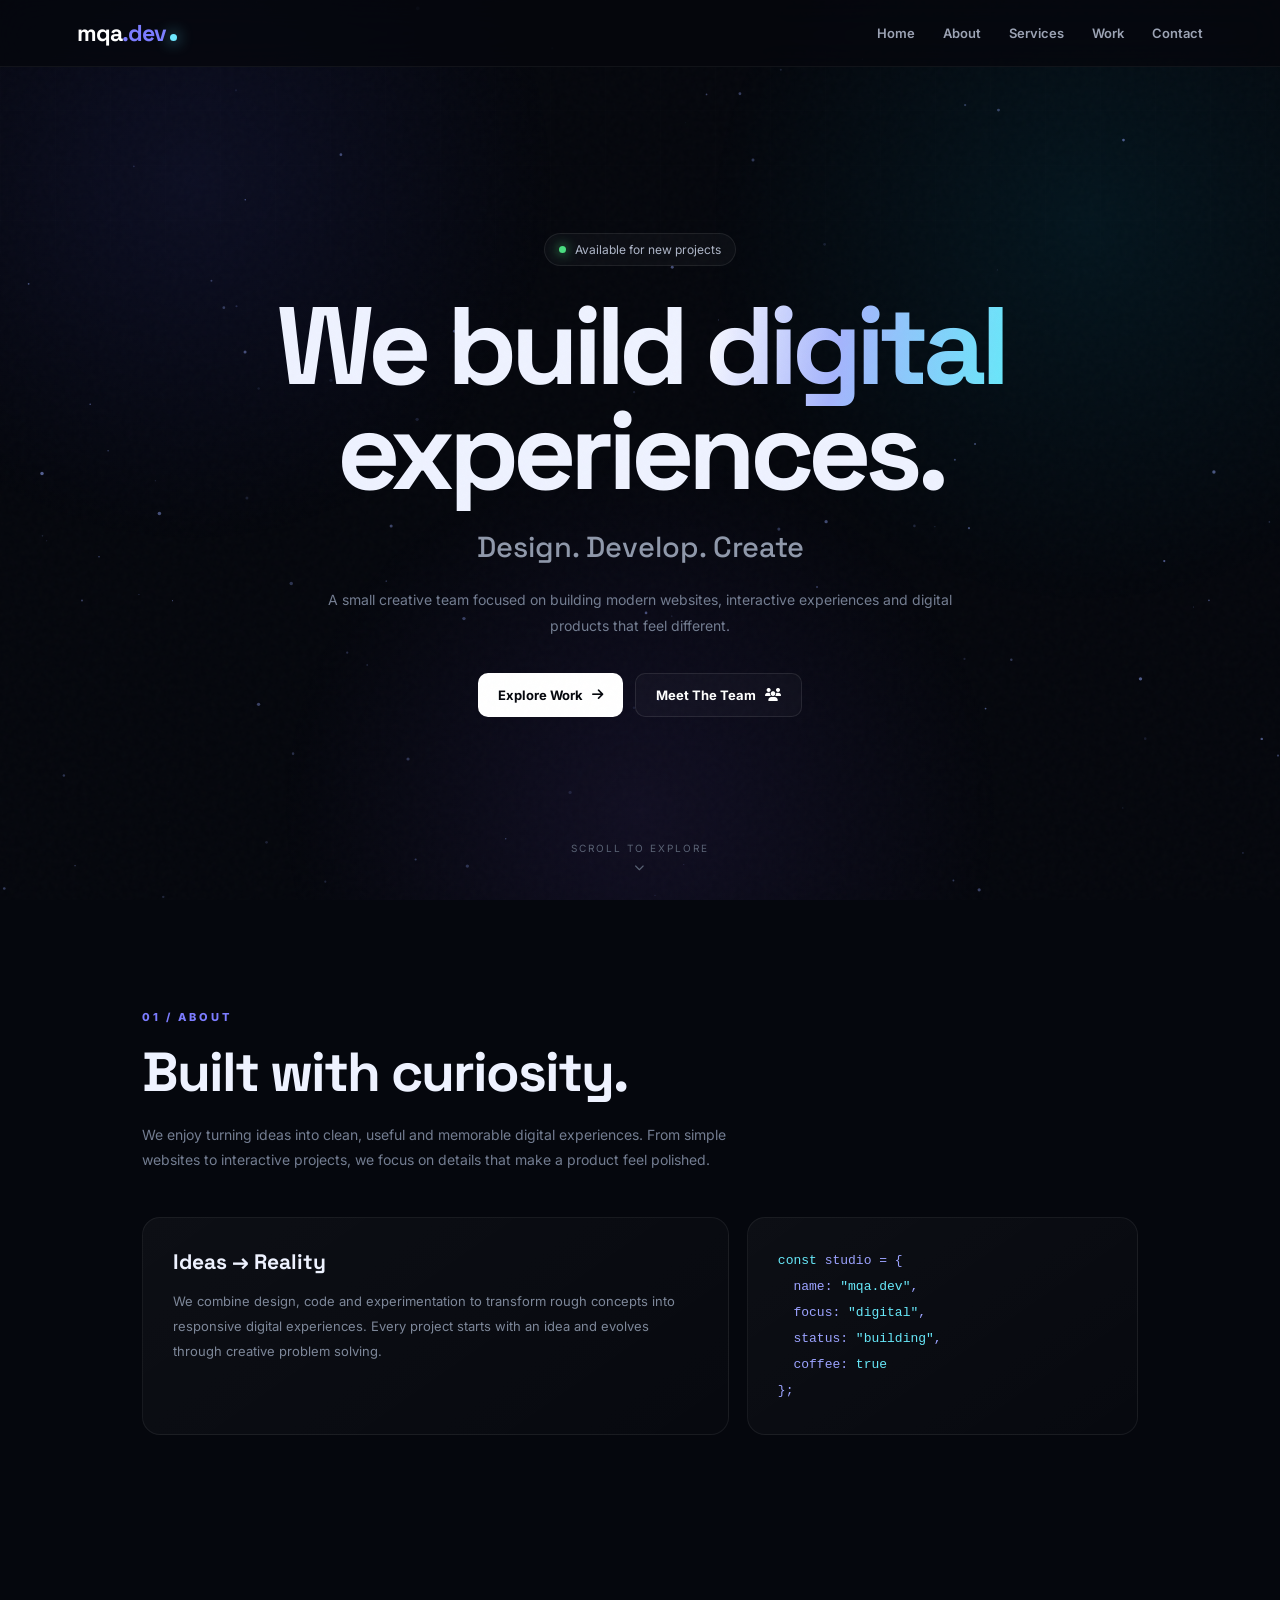
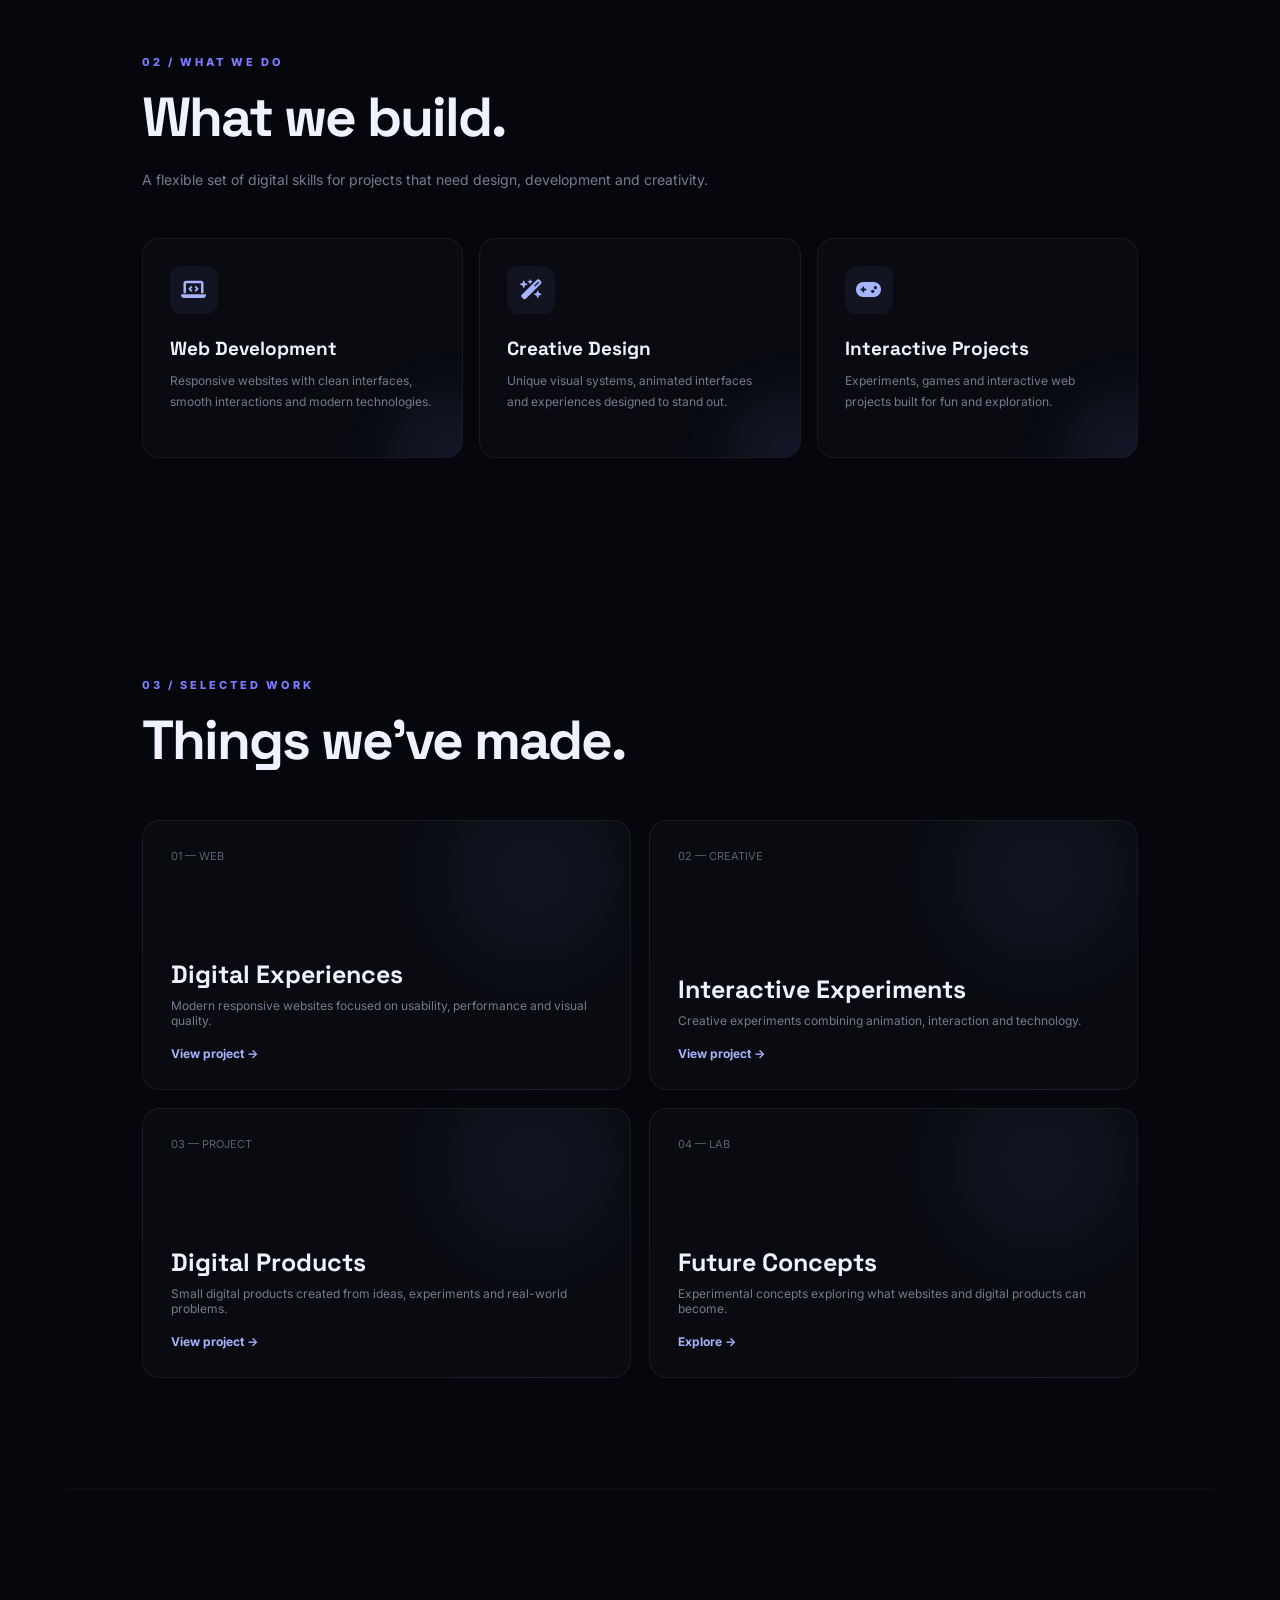
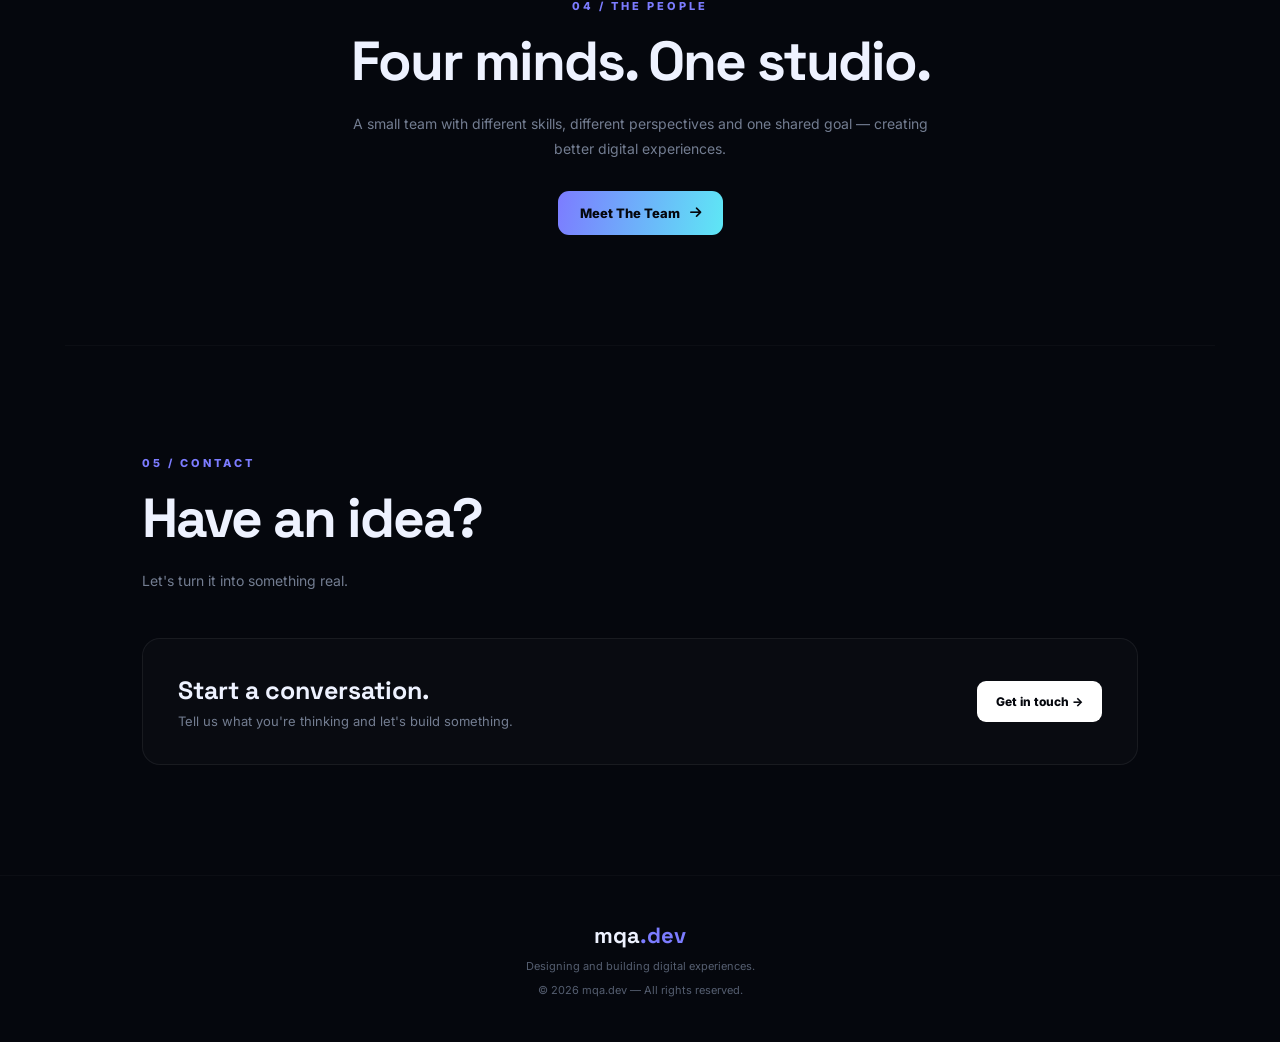
<file: index.html>
<!DOCTYPE html>
<html lang="en">
<head>
<meta charset="UTF-8">
<meta name="viewport" content="width=device-width,initial-scale=1.0">

<title>mqa.dev — Creative Digital Studio</title>

<link rel="preconnect" href="https://fonts.googleapis.com">
<link rel="preconnect" href="https://fonts.gstatic.com" crossorigin>
<link href="https://fonts.googleapis.com/css2?family=Inter:wght@400;500;600;700;800&family=Space+Grotesk:wght@400;500;600;700&display=swap" rel="stylesheet">

<link rel="stylesheet" href="https://cdnjs.cloudflare.com/ajax/libs/font-awesome/6.5.2/css/all.min.css">

<style>
*{
    margin:0;
    padding:0;
    box-sizing:border-box;
}

html{
    scroll-behavior:smooth;
}

body{
    font-family:"Inter",sans-serif;
    color:#eef2ff;
    background:#05070d;
    overflow-x:hidden;
}

/* BACKGROUND */

body:before{
    content:"";
    position:fixed;
    inset:0;
    pointer-events:none;
    background:
        radial-gradient(circle at 15% 20%,#5b5cff18,transparent 28%),
        radial-gradient(circle at 85% 25%,#00d9ff12,transparent 30%),
        radial-gradient(circle at 50% 90%,#8b5cf618,transparent 35%);
    z-index:-3;
}

.grid-bg{
    position:fixed;
    inset:0;
    pointer-events:none;
    z-index:-2;
    opacity:.35;
    background-image:
        linear-gradient(#ffffff08 1px,transparent 1px),
        linear-gradient(90deg,#ffffff08 1px,transparent 1px);
    background-size:55px 55px;
    mask-image:linear-gradient(to bottom,#000,transparent 90%);
}

.noise{
    position:fixed;
    inset:0;
    pointer-events:none;
    z-index:20;
    opacity:.035;
    background-image:url("data:image/svg+xml,%3Csvg viewBox='0 0 200 200' xmlns='http://www.w3.org/2000/svg'%3E%3Cfilter id='n'%3E%3CfeTurbulence type='fractalNoise' baseFrequency='.8' numOctaves='4' stitchTiles='stitch'/%3E%3C/filter%3E%3Crect width='100%25' height='100%25' filter='url(%23n)' opacity='.6'/%3E%3C/svg%3E");
}

/* PARTICLES */

#particles{
    position:fixed;
    inset:0;
    width:100%;
    height:100%;
    pointer-events:none;
    z-index:-1;
}

/* HEADER */

.header{
    position:fixed;
    top:0;
    left:0;
    right:0;
    z-index:100;
    padding:18px 6%;
    display:flex;
    align-items:center;
    justify-content:space-between;
    background:#05070dcc;
    backdrop-filter:blur(18px);
    border-bottom:1px solid #ffffff0d;
}

.logo{
    color:#fff;
    text-decoration:none;
    font-family:"Space Grotesk",sans-serif;
    font-size:23px;
    font-weight:700;
    letter-spacing:-1px;
}

.logo span{
    color:#7c7cff;
}

.logo-dot{
    display:inline-block;
    width:7px;
    height:7px;
    background:#6ee7ff;
    border-radius:50%;
    margin-left:4px;
    box-shadow:0 0 15px #6ee7ff;
}

nav{
    display:flex;
    gap:28px;
}

nav a{
    color:#9ca3b4;
    text-decoration:none;
    font-size:13px;
    font-weight:600;
    transition:.25s;
}

nav a:hover{
    color:#fff;
}

.menu-btn{
    display:none;
    border:1px solid #ffffff18;
    background:#ffffff08;
    color:#fff;
    width:42px;
    height:42px;
    border-radius:10px;
    font-size:18px;
}

/* HERO */

.hero{
    min-height:100vh;
    display:flex;
    align-items:center;
    justify-content:center;
    text-align:center;
    padding:130px 6% 80px;
    position:relative;
}

.hero-content{
    max-width:950px;
}

.status{
    display:inline-flex;
    align-items:center;
    gap:9px;
    padding:8px 14px;
    border:1px solid #ffffff14;
    background:#ffffff08;
    border-radius:100px;
    color:#aeb6c8;
    font-size:12px;
    margin-bottom:28px;
    animation:fadeUp .8s ease both;
}

.status-dot{
    width:7px;
    height:7px;
    border-radius:50%;
    background:#4ade80;
    box-shadow:0 0 12px #4ade80;
}

.hero h1{
    font-family:"Space Grotesk",sans-serif;
    font-size:clamp(55px,9vw,110px);
    line-height:.95;
    letter-spacing:-6px;
    font-weight:700;
    animation:fadeUp .8s ease .1s both;
}

.gradient{
    background:linear-gradient(100deg,#fff,#a5b4fc 45%,#67e8f9);
    -webkit-background-clip:text;
    background-clip:text;
    color:transparent;
}

.hero h2{
    margin-top:25px;
    font-family:"Space Grotesk",sans-serif;
    color:#8f98aa;
    font-size:clamp(19px,3vw,29px);
    font-weight:500;
    animation:fadeUp .8s ease .2s both;
}

.hero p{
    max-width:650px;
    margin:22px auto 0;
    color:#737d91;
    line-height:1.8;
    font-size:14px;
    animation:fadeUp .8s ease .3s both;
}

.hero-buttons{
    margin-top:35px;
    display:flex;
    justify-content:center;
    gap:12px;
    flex-wrap:wrap;
    animation:fadeUp .8s ease .4s both;
}

.btn{
    text-decoration:none;
    padding:13px 20px;
    border-radius:10px;
    font-size:13px;
    font-weight:700;
    transition:.3s;
    display:inline-flex;
    align-items:center;
    gap:9px;
}

.primary{
    color:#05070d;
    background:#fff;
}

.primary:hover{
    transform:translateY(-3px);
    box-shadow:0 12px 35px #ffffff20;
}

.secondary{
    color:#fff;
    border:1px solid #ffffff18;
    background:#ffffff07;
}

.secondary:hover{
    background:#ffffff12;
    transform:translateY(-3px);
}

.scroll{
    position:absolute;
    bottom:28px;
    left:50%;
    transform:translateX(-50%);
    color:#596274;
    font-size:10px;
    letter-spacing:2px;
    text-transform:uppercase;
}

.scroll i{
    display:block;
    margin-top:8px;
    animation:bounce 1.6s infinite;
}

/* SECTIONS */

section:not(.hero){
    max-width:1150px;
    margin:auto;
    padding:110px 6%;
}

.section-label{
    color:#7c7cff;
    font-size:11px;
    font-weight:800;
    letter-spacing:3px;
    text-transform:uppercase;
    margin-bottom:13px;
}

.section-title{
    font-family:"Space Grotesk",sans-serif;
    font-size:clamp(32px,5vw,55px);
    letter-spacing:-2px;
}

.section-text{
    max-width:600px;
    color:#737d91;
    font-size:14px;
    line-height:1.8;
    margin-top:15px;
}

/* ABOUT */

.about-layout{
    margin-top:45px;
    display:grid;
    grid-template-columns:1.2fr .8fr;
    gap:18px;
}

.about-card{
    border:1px solid #ffffff10;
    background:linear-gradient(145deg,#ffffff09,#ffffff03);
    border-radius:18px;
    padding:30px;
    transition:.3s;
}

.about-card:hover{
    transform:translateY(-5px);
    border-color:#7c7cff35;
}

.about-card h3{
    font-family:"Space Grotesk",sans-serif;
    font-size:21px;
    margin-bottom:14px;
}

.about-card p{
    color:#7d8799;
    font-size:13px;
    line-height:1.9;
}

.code-box{
    font-family:monospace;
    color:#9ca3ff;
    line-height:2;
    font-size:13px;
}

.code-box span{
    color:#67e8f9;
}

/* SERVICES */

.cards{
    margin-top:45px;
    display:grid;
    grid-template-columns:repeat(3,1fr);
    gap:16px;
}

.card{
    position:relative;
    padding:27px;
    min-height:220px;
    border:1px solid #ffffff10;
    border-radius:17px;
    background:#ffffff05;
    overflow:hidden;
    transition:.35s;
}

.card:after{
    content:"";
    position:absolute;
    width:120px;
    height:120px;
    right:-50px;
    bottom:-60px;
    border-radius:50%;
    background:#7c7cff18;
    filter:blur(25px);
}

.card:hover{
    transform:translateY(-7px);
    border-color:#7c7cff40;
    background:#ffffff09;
}

.card-icon{
    width:48px;
    height:48px;
    display:flex;
    align-items:center;
    justify-content:center;
    border-radius:12px;
    background:#7c7cff12;
    color:#a5b4fc;
    font-size:20px;
    margin-bottom:22px;
}

.card h3{
    font-family:"Space Grotesk",sans-serif;
    font-size:19px;
    margin-bottom:9px;
}

.card p{
    color:#727c8f;
    font-size:12px;
    line-height:1.8;
}

/* WORK */

.work-grid{
    margin-top:45px;
    display:grid;
    grid-template-columns:repeat(2,1fr);
    gap:18px;
}

.work{
    min-height:270px;
    border:1px solid #ffffff10;
    border-radius:18px;
    padding:28px;
    background:
        radial-gradient(circle at 80% 20%,#7c7cff14,transparent 30%),
        #ffffff05;
    display:flex;
    flex-direction:column;
    justify-content:flex-end;
    transition:.35s;
}

.work:hover{
    transform:translateY(-6px);
    border-color:#67e8f930;
}

.work-number{
    color:#586174;
    font-size:11px;
    margin-bottom:auto;
}

.work h3{
    font-family:"Space Grotesk",sans-serif;
    font-size:25px;
}

.work p{
    color:#727c8f;
    font-size:12px;
    margin-top:8px;
}

.work-link{
    display:inline-flex;
    width:max-content;
    margin-top:18px;
    color:#a5b4fc;
    text-decoration:none;
    font-size:12px;
    font-weight:700;
}

/* TEAM BUTTON */

.team-section{
    text-align:center;
    border-top:1px solid #ffffff08;
    border-bottom:1px solid #ffffff08;
}

.team-section .section-text{
    margin-left:auto;
    margin-right:auto;
}

.team-btn{
    margin-top:30px;
    display:inline-flex;
    align-items:center;
    gap:10px;
    padding:14px 22px;
    border-radius:11px;
    background:linear-gradient(100deg,#7c7cff,#5ee7f5);
    color:#05070d;
    text-decoration:none;
    font-size:13px;
    font-weight:800;
    transition:.3s;
}

.team-btn:hover{
    transform:translateY(-4px);
    box-shadow:0 15px 40px #7c7cff25;
}

/* CONTACT */

.contact-box{
    margin-top:45px;
    padding:35px;
    border:1px solid #ffffff10;
    background:#ffffff05;
    border-radius:18px;
    display:flex;
    align-items:center;
    justify-content:space-between;
    gap:25px;
}

.contact-box h3{
    font-family:"Space Grotesk",sans-serif;
    font-size:25px;
}

.contact-box p{
    color:#737d91;
    font-size:13px;
    margin-top:7px;
}

.contact-link{
    text-decoration:none;
    color:#05070d;
    background:#fff;
    padding:13px 19px;
    border-radius:9px;
    font-size:12px;
    font-weight:800;
    white-space:nowrap;
}

/* FOOTER */

footer{
    padding:45px 6%;
    border-top:1px solid #ffffff08;
    text-align:center;
}

.footer-logo{
    font-family:"Space Grotesk",sans-serif;
    font-size:22px;
    font-weight:700;
}

.footer-logo span{
    color:#7c7cff;
}

footer p{
    color:#555e70;
    font-size:11px;
    margin-top:10px;
}

/* ANIMATIONS */

@keyframes fadeUp{
    from{
        opacity:0;
        transform:translateY(25px);
    }
    to{
        opacity:1;
        transform:translateY(0);
    }
}

@keyframes bounce{
    0%,100%{transform:translateY(0)}
    50%{transform:translateY(7px)}
}

/* REVEAL */

.reveal{
    opacity:0;
    transform:translateY(25px);
    transition:.7s ease;
}

.reveal.show{
    opacity:1;
    transform:translateY(0);
}

/* MOBILE */

@media(max-width:800px){

    nav{
        position:absolute;
        top:70px;
        right:5%;
        width:190px;
        padding:10px;
        background:#0a0d15f5;
        border:1px solid #ffffff12;
        border-radius:13px;
        display:none;
        flex-direction:column;
        gap:0;
    }

    nav.show{
        display:flex;
    }

    nav a{
        padding:12px;
        border-radius:8px;
    }

    nav a:hover{
        background:#ffffff09;
    }

    .menu-btn{
        display:block;
    }

    .cards{
        grid-template-columns:1fr;
    }

    .about-layout{
        grid-template-columns:1fr;
    }

    .work-grid{
        grid-template-columns:1fr;
    }

    .contact-box{
        flex-direction:column;
        align-items:flex-start;
    }
}

@media(max-width:500px){

    .header{
        padding:15px 5%;
    }

    .hero h1{
        letter-spacing:-3px;
    }

    section:not(.hero){
        padding:80px 5%;
    }

    .about-card,
    .card,
    .work{
        padding:23px;
    }

    .contact-box{
        padding:25px;
    }

}
</style>
</head>

<body>

<div class="grid-bg"></div>
<div class="noise"></div>
<canvas id="particles"></canvas>

<header class="header">

<a href="#home" class="logo">
mqa<span>.dev</span><i class="logo-dot"></i>
</a>

<button class="menu-btn" id="menuBtn">
<i class="fa-solid fa-bars"></i>
</button>

<nav id="nav">
<a href="#home">Home</a>
<a href="#about">About</a>
<a href="#services">Services</a>
<a href="#work">Work</a>
<a href="#contact">Contact</a>
</nav>

</header>


<main>

<section class="hero" id="home">

<div class="hero-content">

<div class="status">
<span class="status-dot"></span>
Available for new projects
</div>

<h1>
We build <span class="gradient">digital</span><br>
experiences.
</h1>

<h2>
Design. Develop. <span id="typing">Create.</span>
</h2>

<p>
A small creative team focused on building modern websites,
interactive experiences and digital products that feel different.
</p>

<div class="hero-buttons">

<a href="#work" class="btn primary">
Explore Work
<i class="fa-solid fa-arrow-right"></i>
</a>

<a href="team.html" class="btn secondary">
Meet The Team
<i class="fa-solid fa-users"></i>
</a>

</div>

<div class="scroll">
Scroll to explore
<i class="fa-solid fa-chevron-down"></i>
</div>

</div>

</section>


<section id="about">

<div class="section-label">01 / About</div>

<h2 class="section-title">
Built with curiosity.
</h2>

<p class="section-text">
We enjoy turning ideas into clean, useful and memorable digital
experiences. From simple websites to interactive projects,
we focus on details that make a product feel polished.
</p>

<div class="about-layout">

<div class="about-card reveal">

<h3>Ideas → Reality</h3>

<p>
We combine design, code and experimentation to transform
rough concepts into responsive digital experiences.
Every project starts with an idea and evolves through
creative problem solving.
</p>

</div>

<div class="about-card reveal">

<div class="code-box">
<span>const</span> studio = {<br>
&nbsp;&nbsp;name: <span>"mqa.dev"</span>,<br>
&nbsp;&nbsp;focus: <span>"digital"</span>,<br>
&nbsp;&nbsp;status: <span>"building"</span>,<br>
&nbsp;&nbsp;coffee: <span>true</span><br>
};
</div>

</div>

</div>

</section>


<section id="services">

<div class="section-label">02 / What We Do</div>

<h2 class="section-title">
What we build.
</h2>

<p class="section-text">
A flexible set of digital skills for projects that need
design, development and creativity.
</p>

<div class="cards">

<div class="card reveal">
<div class="card-icon">
<i class="fa-solid fa-laptop-code"></i>
</div>
<h3>Web Development</h3>
<p>
Responsive websites with clean interfaces,
smooth interactions and modern technologies.
</p>
</div>

<div class="card reveal">
<div class="card-icon">
<i class="fa-solid fa-wand-magic-sparkles"></i>
</div>
<h3>Creative Design</h3>
<p>
Unique visual systems, animated interfaces and
experiences designed to stand out.
</p>
</div>

<div class="card reveal">
<div class="card-icon">
<i class="fa-solid fa-gamepad"></i>
</div>
<h3>Interactive Projects</h3>
<p>
Experiments, games and interactive web projects
built for fun and exploration.
</p>
</div>

</div>

</section>


<section id="work">

<div class="section-label">03 / Selected Work</div>

<h2 class="section-title">
Things we've made.
</h2>

<div class="work-grid">

<div class="work reveal">
<div class="work-number">01 — WEB</div>
<h3>Digital Experiences</h3>
<p>
Modern responsive websites focused on usability,
performance and visual quality.
</p>
<a href="#" class="work-link">
View project →
</a>
</div>

<div class="work reveal">
<div class="work-number">02 — CREATIVE</div>
<h3>Interactive Experiments</h3>
<p>
Creative experiments combining animation,
interaction and technology.
</p>
<a href="#" class="work-link">
View project →
</a>
</div>

<div class="work reveal">
<div class="work-number">03 — PROJECT</div>
<h3>Digital Products</h3>
<p>
Small digital products created from ideas,
experiments and real-world problems.
</p>
<a href="#" class="work-link">
View project →
</a>
</div>

<div class="work reveal">
<div class="work-number">04 — LAB</div>
<h3>Future Concepts</h3>
<p>
Experimental concepts exploring what websites
and digital products can become.
</p>
<a href="#" class="work-link">
Explore →
</a>
</div>

</div>

</section>


<section class="team-section">

<div class="section-label">04 / The People</div>

<h2 class="section-title">
Four minds. One studio.
</h2>

<p class="section-text">
A small team with different skills, different perspectives
and one shared goal — creating better digital experiences.
</p>

<a href="team.html" class="team-btn">
Meet The Team
<i class="fa-solid fa-arrow-right"></i>
</a>

</section>


<section id="contact">

<div class="section-label">05 / Contact</div>

<h2 class="section-title">
Have an idea?
</h2>

<p class="section-text">
Let's turn it into something real.
</p>

<div class="contact-box reveal">

<div>
<h3>Start a conversation.</h3>
<p>
Tell us what you're thinking and let's build something.
</p>
</div>

<a href="mailto:hello@mqa.dev" class="contact-link">
Get in touch →
</a>

</div>

</section>

</main>


<footer>

<div class="footer-logo">
mqa<span>.dev</span>
</div>

<p>
Designing and building digital experiences.
</p>

<p>
© <span id="year"></span> mqa.dev — All rights reserved.
</p>

</footer>


<script>

/* MOBILE MENU */

const menuBtn=document.getElementById("menuBtn");
const nav=document.getElementById("nav");

menuBtn.addEventListener("click",()=>{
nav.classList.toggle("show");

const icon=menuBtn.querySelector("i");

icon.className=nav.classList.contains("show")
?"fa-solid fa-xmark"
:"fa-solid fa-bars";
});

document.querySelectorAll("#nav a").forEach(link=>{
link.addEventListener("click",()=>{
nav.classList.remove("show");
menuBtn.querySelector("i").className="fa-solid fa-bars";
});
});


/* TYPING */

const words=[
"Create.",
"Develop.",
"Design.",
"Experiment.",
"Build."
];

let wordIndex=0;
let charIndex=0;
let deleting=false;

const typing=document.getElementById("typing");

function typeEffect(){

const word=words[wordIndex];

typing.textContent=deleting
?word.substring(0,charIndex--)
:word.substring(0,charIndex++);

let speed=deleting?55:95;

if(!deleting && charIndex>word.length){
deleting=true;
speed=1200;
}

if(deleting && charIndex<0){
deleting=false;
wordIndex=(wordIndex+1)%words.length;
charIndex=0;
speed=400;
}

setTimeout(typeEffect,speed);
}

typeEffect();


/* SCROLL REVEAL */

const observer=new IntersectionObserver(
entries=>{
entries.forEach(entry=>{
if(entry.isIntersecting){
entry.target.classList.add("show");
}
});
},
{threshold:.12}
);

document.querySelectorAll(".reveal").forEach(el=>{
observer.observe(el);
});


/* PARTICLES */

const canvas=document.getElementById("particles");
const ctx=canvas.getContext("2d");

let particles=[];

function resizeCanvas(){
canvas.width=window.innerWidth;
canvas.height=window.innerHeight;
}

function createParticles(){

particles=[];

const count=Math.min(
Math.floor(window.innerWidth/12),
100
);

for(let i=0;i<count;i++){

particles.push({
x:Math.random()*canvas.width,
y:Math.random()*canvas.height,
r:Math.random()*1.5+.3,
vx:(Math.random()-.5)*.25,
vy:(Math.random()-.5)*.25,
a:Math.random()*.45+.1
});

}
}

function animateParticles(){

ctx.clearRect(0,0,canvas.width,canvas.height);

particles.forEach(p=>{

p.x+=p.vx;
p.y+=p.vy;

if(p.x<0)p.x=canvas.width;
if(p.x>canvas.width)p.x=0;
if(p.y<0)p.y=canvas.height;
if(p.y>canvas.height)p.y=0;

ctx.beginPath();
ctx.arc(p.x,p.y,p.r,0,Math.PI*2);
ctx.fillStyle=`rgba(150,170,255,${p.a})`;
ctx.fill();

});

requestAnimationFrame(animateParticles);
}

resizeCanvas();
createParticles();
animateParticles();

window.addEventListener("resize",()=>{
resizeCanvas();
createParticles();
});


/* YEAR */

document.getElementById("year").textContent=
new Date().getFullYear();

</script>

</body>
</html>
</file>
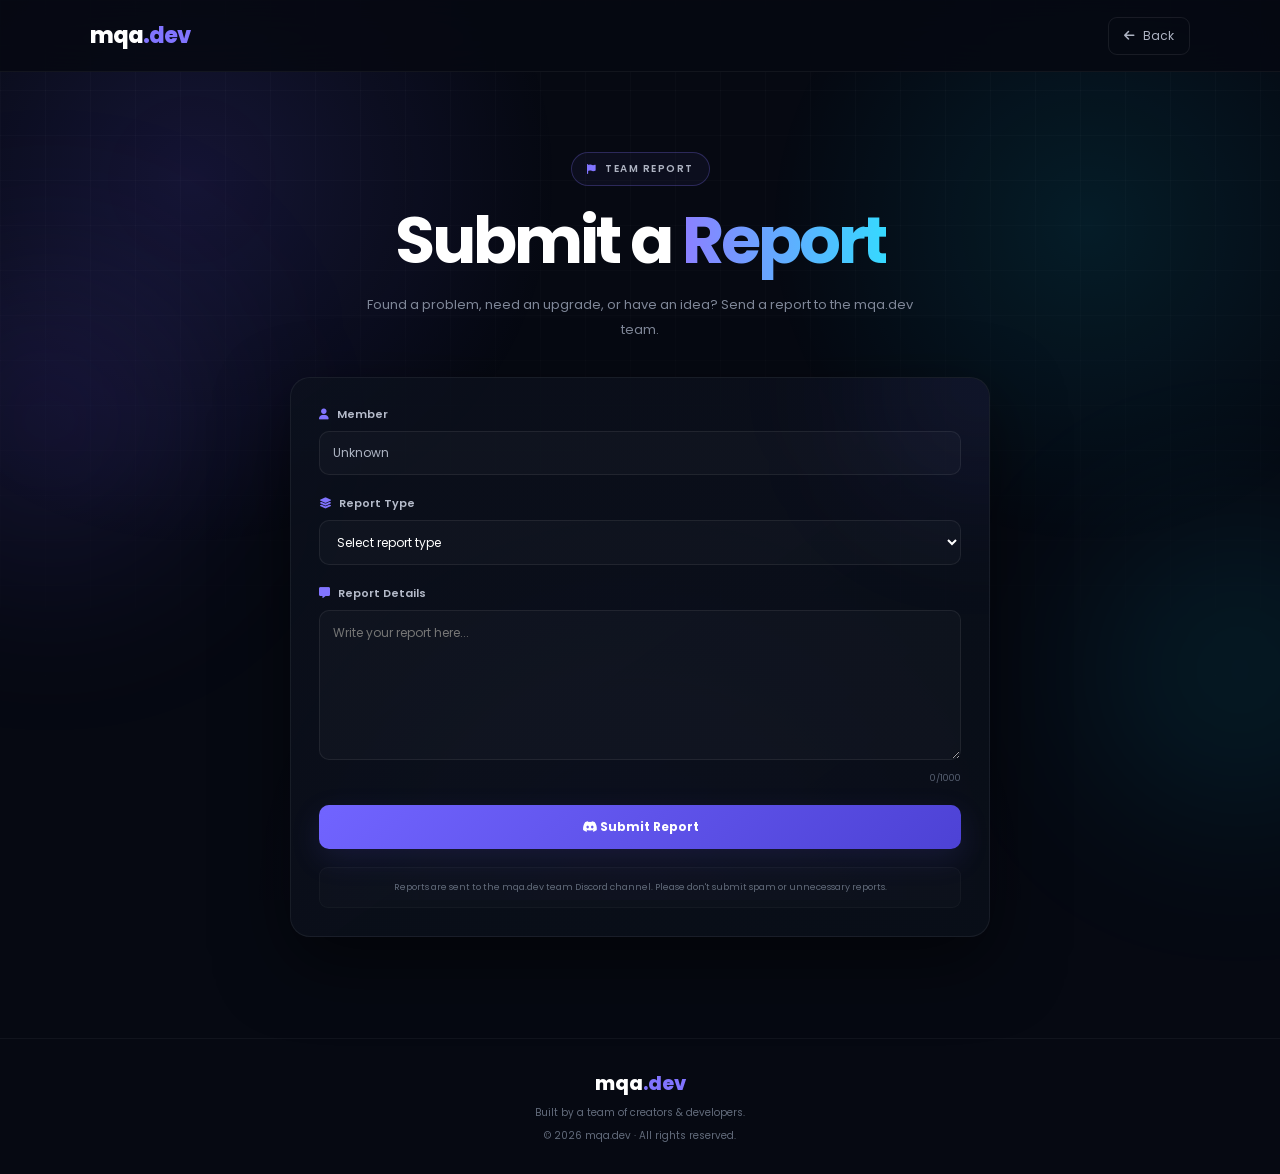
<file: report.html>
<!DOCTYPE html>
<html lang="en">
<head>
<meta charset="UTF-8">
<meta name="viewport" content="width=device-width,initial-scale=1.0">
<title>Report | mqa.dev</title>

<link rel="preconnect" href="https://fonts.googleapis.com">
<link rel="preconnect" href="https://fonts.gstatic.com" crossorigin>
<link href="https://fonts.googleapis.com/css2?family=Poppins:wght@400;500;600;700;800&display=swap" rel="stylesheet">

<link rel="stylesheet"
href="https://cdnjs.cloudflare.com/ajax/libs/font-awesome/6.5.2/css/all.min.css">

<style>
*{
    margin:0;
    padding:0;
    box-sizing:border-box;
}

html{
    scroll-behavior:smooth;
}

body{
    min-height:100vh;
    font-family:Poppins,sans-serif;
    color:#fff;
    background:#060912;
    overflow-x:hidden;
}

.bg{
    position:fixed;
    inset:0;
    z-index:-3;
    background:
        radial-gradient(circle at 15% 20%,#6c5cff25,transparent 28%),
        radial-gradient(circle at 85% 25%,#00d9ff18,transparent 25%),
        radial-gradient(circle at 50% 100%,#8b5cf622,transparent 35%);
}

.grid{
    position:fixed;
    inset:0;
    z-index:-2;
    background-image:
        linear-gradient(#ffffff06 1px,transparent 1px),
        linear-gradient(90deg,#ffffff06 1px,transparent 1px);
    background-size:45px 45px;
    mask-image:linear-gradient(to bottom,#000,transparent 90%);
}

.glow{
    position:fixed;
    width:300px;
    height:300px;
    border-radius:50%;
    background:#6d5cff20;
    filter:blur(90px);
    left:-100px;
    top:30%;
    z-index:-1;
    animation:float 8s ease-in-out infinite;
}

.glow2{
    position:fixed;
    width:280px;
    height:280px;
    border-radius:50%;
    background:#00d9ff18;
    filter:blur(90px);
    right:-100px;
    bottom:10%;
    z-index:-1;
    animation:float2 10s ease-in-out infinite;
}

@keyframes float{
    50%{transform:translate(80px,-60px)}
}

@keyframes float2{
    50%{transform:translate(-70px,50px)}
}

/* HEADER */

.header{
    height:72px;
    padding:0 7%;
    display:flex;
    align-items:center;
    justify-content:space-between;
    position:sticky;
    top:0;
    z-index:50;
    background:#060912dd;
    backdrop-filter:blur(18px);
    border-bottom:1px solid #ffffff0d;
}

.logo{
    font-size:22px;
    font-weight:800;
    letter-spacing:-1px;
}

.logo span{
    color:#8174ff;
}

.back{
    display:flex;
    align-items:center;
    gap:8px;
    padding:9px 15px;
    border:1px solid #ffffff14;
    border-radius:9px;
    text-decoration:none;
    color:#aeb4c3;
    font-size:12px;
    transition:.3s;
}

.back:hover{
    color:#fff;
    background:#8174ff15;
    border-color:#8174ff66;
    transform:translateX(-3px);
}

/* MAIN */

.container{
    width:min(700px,92%);
    margin:auto;
    padding:80px 0 100px;
}

.badge{
    width:max-content;
    margin:auto;
    display:flex;
    align-items:center;
    gap:8px;
    padding:8px 15px;
    border-radius:50px;
    border:1px solid #8174ff45;
    background:#8174ff0d;
    color:#aeb3c2;
    font-size:10px;
    letter-spacing:1.5px;
    font-weight:600;
    animation:fadeUp .7s both;
}

.badge i{
    color:#8174ff;
}

h1{
    text-align:center;
    font-size:clamp(40px,7vw,65px);
    line-height:1;
    letter-spacing:-3px;
    margin-top:22px;
    animation:fadeUp .8s .1s both;
}

.gradient{
    background:linear-gradient(90deg,#8c7fff,#36d9ff,#9a7cff);
    background-size:200%;
    -webkit-background-clip:text;
    background-clip:text;
    color:transparent;
    animation:gradientMove 4s linear infinite;
}

@keyframes gradientMove{
    to{background-position:200% center}
}

.subtitle{
    text-align:center;
    max-width:570px;
    margin:20px auto 35px;
    color:#7f8798;
    font-size:13px;
    line-height:1.9;
    animation:fadeUp .8s .2s both;
}

/* FORM */

.form-box{
    position:relative;
    padding:28px;
    border:1px solid #ffffff10;
    border-radius:20px;
    background:linear-gradient(145deg,#0c111dcc,#0a0f19dd);
    box-shadow:0 25px 70px #0008;
    animation:boxIn .8s .25s both;
    overflow:hidden;
}

.form-box:before{
    content:"";
    position:absolute;
    width:220px;
    height:220px;
    border-radius:50%;
    background:#7164ff16;
    filter:blur(70px);
    right:-100px;
    top:-100px;
    pointer-events:none;
}

.field{
    position:relative;
    z-index:2;
    margin-bottom:20px;
}

label{
    display:block;
    color:#b5bbca;
    font-size:11px;
    font-weight:600;
    margin-bottom:8px;
}

label i{
    color:#8174ff;
    margin-right:5px;
}

input,
select,
textarea{
    width:100%;
    border:1px solid #ffffff12;
    outline:none;
    border-radius:10px;
    background:#ffffff06;
    color:#fff;
    font-family:Poppins,sans-serif;
    font-size:12px;
    padding:12px 13px;
    transition:.25s;
}

input:focus,
select:focus,
textarea:focus{
    border-color:#8174ff80;
    background:#8174ff08;
    box-shadow:0 0 0 3px #8174ff12;
}

input[readonly]{
    color:#aeb5c4;
    cursor:not-allowed;
}

select{
    cursor:pointer;
}

select option{
    background:#0b101b;
    color:#fff;
}

textarea{
    min-height:150px;
    resize:vertical;
    line-height:1.7;
}

.counter{
    text-align:right;
    color:#596274;
    font-size:9px;
    margin-top:5px;
}

/* BUTTON */

.submit-btn{
    position:relative;
    z-index:2;
    width:100%;
    border:0;
    border-radius:10px;
    padding:13px;
    color:#fff;
    background:linear-gradient(135deg,#7164ff,#4d42d5);
    font-family:Poppins,sans-serif;
    font-size:12px;
    font-weight:700;
    cursor:pointer;
    transition:.3s;
    box-shadow:0 10px 30px #7164ff20;
}

.submit-btn:hover{
    transform:translateY(-3px);
    box-shadow:0 14px 35px #7164ff35;
}

.submit-btn:active{
    transform:scale(.98);
}

.submit-btn:disabled{
    opacity:.6;
    cursor:not-allowed;
}

/* MESSAGE */

.message{
    position:relative;
    z-index:2;
    display:none;
    margin-top:16px;
    padding:12px;
    border-radius:9px;
    text-align:center;
    font-size:11px;
}

.success{
    display:block;
    color:#7ff0b4;
    background:#22c55e10;
    border:1px solid #22c55e30;
}

.error{
    display:block;
    color:#ff9b9b;
    background:#ff4d4d0d;
    border:1px solid #ff5b5b30;
}

.notice{
    position:relative;
    z-index:2;
    margin-top:18px;
    padding:12px;
    border-radius:9px;
    background:#ffffff04;
    border:1px solid #ffffff08;
    color:#626b7b;
    font-size:9px;
    line-height:1.7;
    text-align:center;
}

/* FOOTER */

footer{
    border-top:1px solid #ffffff0c;
    padding:30px 20px;
    text-align:center;
    color:#626b7b;
    font-size:10px;
}

.footer-logo{
    font-size:19px;
    font-weight:800;
    color:#fff;
    margin-bottom:7px;
}

.footer-logo span{
    color:#8174ff;
}

/* ANIMATION */

@keyframes fadeUp{
    from{
        opacity:0;
        transform:translateY(25px);
    }
    to{
        opacity:1;
        transform:translateY(0);
    }
}

@keyframes boxIn{
    from{
        opacity:0;
        transform:translateY(35px) scale(.97);
    }
    to{
        opacity:1;
        transform:translateY(0) scale(1);
    }
}

@media(max-width:600px){

    .header{
        height:64px;
        padding:0 5%;
    }

    .logo{
        font-size:19px;
    }

    .container{
        padding:65px 0 80px;
    }

    .form-box{
        padding:20px;
    }

    h1{
        letter-spacing:-2px;
    }
}
</style>
</head>

<body>

<div class="bg"></div>
<div class="grid"></div>
<div class="glow"></div>
<div class="glow2"></div>

<header class="header">

    <div class="logo">
        mqa<span>.dev</span>
    </div>

    <a href="team.html" class="back">
        <i class="fa-solid fa-arrow-left"></i>
        Back
    </a>

</header>

<main class="container">

    <div class="badge">
        <i class="fa-solid fa-flag"></i>
        TEAM REPORT
    </div>

    <h1>
        Submit a <span class="gradient">Report</span>
    </h1>

    <p class="subtitle">
        Found a problem, need an upgrade, or have an idea?
        Send a report to the mqa.dev team.
    </p>

    <form id="reportForm" class="form-box">

        <div class="field">

            <label>
                <i class="fa-solid fa-user"></i>
                Member
            </label>

            <input
                type="text"
                id="member"
                readonly
                value="Unknown"
            >

        </div>

        <div class="field">

            <label>
                <i class="fa-solid fa-layer-group"></i>
                Report Type
            </label>

            <select id="type" required>

                <option value="" disabled selected>
                    Select report type
                </option>

                <option value="Upgrade">
                    Upgrade
                </option>

                <option value="Fix">
                    Fix
                </option>

                <option value="Remake">
                    Remake
                </option>

                <option value="Bug">
                    Bug
                </option>

                <option value="Suggestion">
                    Suggestion
                </option>

                <option value="Other">
                    Other
                </option>

            </select>

        </div>

        <div class="field">

            <label>
                <i class="fa-solid fa-message"></i>
                Report Details
            </label>

            <textarea
                id="report"
                maxlength="1000"
                placeholder="Write your report here..."
                required
            ></textarea>

            <div class="counter">
                <span id="count">0</span>/1000
            </div>

        </div>

        <button
            type="submit"
            class="submit-btn"
            id="submitBtn">

            <i class="fa-brands fa-discord"></i>
            Submit Report

        </button>

        <div id="message" class="message"></div>

        <div class="notice">
            Reports are sent to the mqa.dev team Discord channel.
            Please don't submit spam or unnecessary reports.
        </div>

    </form>

</main>

<footer>

    <div class="footer-logo">
        mqa<span>.dev</span>
    </div>

    <p>
        Built by a team of creators & developers.
    </p>

    <p style="margin-top:7px">
        © 2026 mqa.dev · All rights reserved.
    </p>

</footer>

<script>

/* =========================================
   DISCORD WEBHOOK
   ========================================= */

const DISCORD_WEBHOOK =
"https://discord.com/api/webhooks/1538835672247304202/UiZR4Y50vC6ZNVGhVeAcqF5rI453KfiPRW1r3j5HXyW0YTLf1bQduy3gw2IiyqrARBVe";


/* =========================================
   MEMBER FROM URL
   ========================================= */

const params =
new URLSearchParams(window.location.search);

const memberParam =
params.get("member");

const memberInput =
document.getElementById("member");

const memberNames = {

    was:"Was",

    miraj:"Miraj",

    member3:"Member 3",

    member4:"Member 4"

};

memberInput.value =
memberNames[memberParam] ||
"Unknown";


/* =========================================
   CHARACTER COUNTER
   ========================================= */

const reportInput =
document.getElementById("report");

const count =
document.getElementById("count");

reportInput.addEventListener(
"input",
()=>{

    count.textContent =
    reportInput.value.length;

});


/* =========================================
   FORM
   ========================================= */

const form =
document.getElementById("reportForm");

const submitBtn =
document.getElementById("submitBtn");

const message =
document.getElementById("message");


form.addEventListener(
"submit",
async e=>{

    e.preventDefault();

    const member =
    memberInput.value;

    const type =
    document.getElementById("type").value;

    const report =
    reportInput.value.trim();


    if(!type || !report){

        message.textContent =
        "Please select a report type and write your report.";

        message.className =
        "message error";

        return;

    }


    if(
        DISCORD_WEBHOOK ===
        "YOUR_DISCORD_WEBHOOK_URL"
    ){

        message.textContent =
        "Discord webhook is not configured yet.";

        message.className =
        "message error";

        return;

    }


    submitBtn.disabled = true;

    submitBtn.innerHTML =
    '<i class="fa-solid fa-spinner fa-spin"></i> Sending...';


    const now =
    new Date();


    const time =
    now.toLocaleString(
        "en-BD",
        {
            dateStyle:"medium",
            timeStyle:"short"
        }
    );


    const payload = {

        username:
        "mqa.dev Reports",

        avatar_url:
        "https://cdn.discordapp.com/embed/avatars/0.png",

        embeds:[{

            title:
            "🚨 New Team Report",

            color:
            0x8174ff,

            fields:[

                {
                    name:"👤 Member",
                    value:
                    member,
                    inline:true
                },

                {
                    name:"🏷️ Type",
                    value:
                    type,
                    inline:true
                },

                {
                    name:"📝 Report",
                    value:
                    report.slice(0,1024)
                },

                {
                    name:"🕐 Time",
                    value:
                    time,
                    inline:false
                }

            ],

            footer:{
                text:
                "mqa.dev • Team Report System"
            },

            timestamp:
            now.toISOString()

        }]

    };


    try{

        const response =
        await fetch(
            DISCORD_WEBHOOK,
            {
                method:"POST",

                headers:{
                    "Content-Type":
                    "application/json"
                },

                body:
                JSON.stringify(payload)
            }
        );


        if(!response.ok){

            throw new Error(
                "Discord request failed"
            );

        }


        message.textContent =
        "✅ Report sent successfully to Discord!";

        message.className =
        "message success";


        form.reset();

        memberInput.value =
        memberNames[memberParam] ||
        "Unknown";

        count.textContent =
        "0";


    }catch(error){

        console.error(error);

        message.textContent =
        "❌ Report could not be sent. Please try again.";

        message.className =
        "message error";

    }


    submitBtn.disabled =
    false;

    submitBtn.innerHTML =
    '<i class="fa-brands fa-discord"></i> Submit Report';

});

</script>

</body>
</html>
</file>
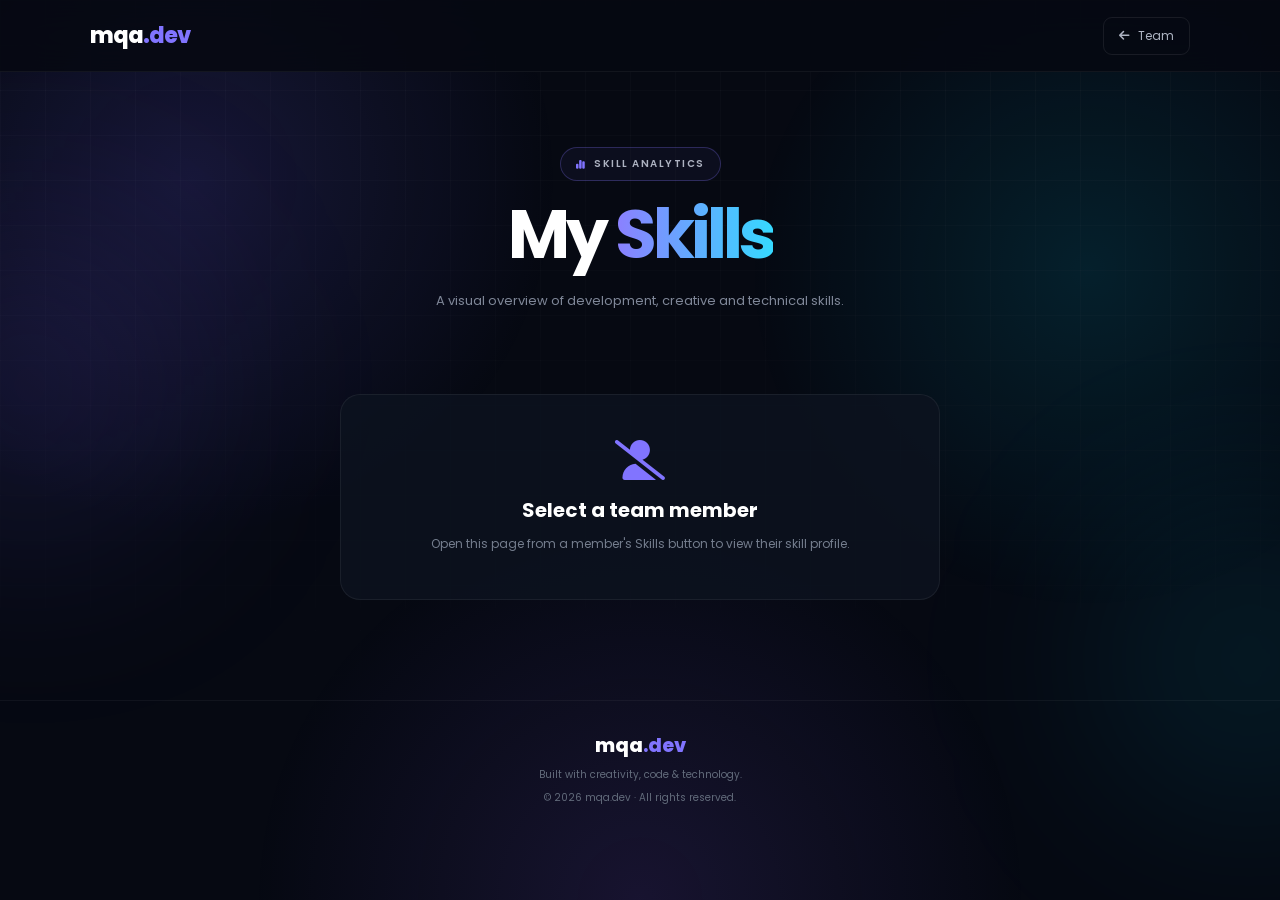
<file: skills.html>
<!DOCTYPE html>
<html lang="en">
<head>
<meta charset="UTF-8">
<meta name="viewport" content="width=device-width,initial-scale=1.0">

<title>Skills | mqa.dev</title>

<link rel="preconnect" href="https://fonts.googleapis.com">
<link rel="preconnect" href="https://fonts.gstatic.com" crossorigin>

<link href="https://fonts.googleapis.com/css2?family=Poppins:wght@400;500;600;700;800&display=swap" rel="stylesheet">

<link rel="stylesheet" href="https://cdnjs.cloudflare.com/ajax/libs/font-awesome/6.5.2/css/all.min.css">

<style>

*{
margin:0;
padding:0;
box-sizing:border-box;
}

html{
scroll-behavior:smooth;
}

body{
font-family:Poppins,sans-serif;
background:#060912;
color:#fff;
min-height:100vh;
overflow-x:hidden;
}

/* BACKGROUND */

.bg{
position:fixed;
inset:0;
z-index:-5;

background:
radial-gradient(circle at 15% 20%,#7164ff28,transparent 28%),
radial-gradient(circle at 85% 30%,#00d9ff1c,transparent 27%),
radial-gradient(circle at 50% 100%,#8b5cf622,transparent 35%);
}

.grid{
position:fixed;
inset:0;
z-index:-4;

background-image:
linear-gradient(#ffffff06 1px,transparent 1px),
linear-gradient(90deg,#ffffff06 1px,transparent 1px);

background-size:45px 45px;

mask-image:linear-gradient(
to bottom,
#000,
transparent 90%
);
}

.glow{
position:fixed;
width:320px;
height:320px;
border-radius:50%;
background:#7164ff20;
filter:blur(100px);
left:-130px;
top:25%;
z-index:-3;
animation:float 8s ease-in-out infinite;
}

.glow2{
position:fixed;
width:300px;
height:300px;
border-radius:50%;
background:#00d9ff18;
filter:blur(100px);
right:-120px;
bottom:10%;
z-index:-3;
animation:float2 10s ease-in-out infinite;
}

@keyframes float{

50%{
transform:translate(90px,-60px);
}

}

@keyframes float2{

50%{
transform:translate(-70px,50px);
}

}

/* HEADER */

.header{
height:72px;
padding:0 7%;

display:flex;
align-items:center;
justify-content:space-between;

position:sticky;
top:0;
z-index:100;

background:#060912dd;
backdrop-filter:blur(18px);

border-bottom:1px solid #ffffff0d;
}

.logo{
font-size:22px;
font-weight:800;
letter-spacing:-1px;
}

.logo span{
color:#8174ff;
}

.back{
display:flex;
align-items:center;
gap:8px;

padding:9px 15px;

border:1px solid #ffffff14;
border-radius:9px;

text-decoration:none;
color:#aeb4c3;

font-size:12px;

transition:.3s;
}

.back:hover{
color:#fff;
background:#8174ff15;
border-color:#8174ff66;
transform:translateX(-3px);
}

/* HERO */

.hero{
text-align:center;
padding:75px 20px 50px;
}

.badge{
display:inline-flex;
align-items:center;
gap:8px;

padding:8px 15px;

border-radius:50px;

border:1px solid #8174ff45;
background:#8174ff0d;

color:#aeb3c2;

font-size:10px;
letter-spacing:1.5px;
font-weight:600;

animation:fadeUp .7s both;
}

.badge i{
color:#8174ff;
}

.hero h1{
font-size:clamp(40px,7vw,68px);
line-height:1;

letter-spacing:-4px;

margin-top:20px;

animation:fadeUp .8s .1s both;
}

.gradient{
background:
linear-gradient(
90deg,
#8c7fff,
#36d9ff,
#9a7cff
);

background-size:200%;

-webkit-background-clip:text;
background-clip:text;

color:transparent;

animation:gradientMove 4s linear infinite;
}

@keyframes gradientMove{

to{
background-position:200% center;
}

}

.hero p{
max-width:620px;

margin:20px auto 0;

color:#7f8798;

font-size:13px;
line-height:1.9;

animation:fadeUp .8s .2s both;
}

/* PROFILE */

.profile{
max-width:1050px;
margin:auto;

padding:20px;

animation:profileIn .8s both;
}

@keyframes profileIn{

from{
opacity:0;
transform:translateY(35px) scale(.97);
}

to{
opacity:1;
transform:translateY(0) scale(1);
}

}

/* PROFILE CARD */

.profile-card{
position:relative;

padding:32px;

border-radius:24px;

border:1px solid #ffffff12;

background:
linear-gradient(
145deg,
#0d1320ee,
#080d16ee
);

box-shadow:
0 25px 80px #0008;

overflow:hidden;
}

.profile-card:before{
content:"";

position:absolute;

width:350px;
height:350px;

border-radius:50%;

background:#7164ff12;

filter:blur(90px);

right:-170px;
top:-170px;

pointer-events:none;
}

/* PROFILE TOP */

.profile-top{
position:relative;

display:flex;
align-items:center;

gap:22px;

padding-bottom:28px;

border-bottom:1px solid #ffffff0d;
}

.avatar{
width:90px;
height:90px;

border-radius:22px;

overflow:hidden;

border:2px solid #8174ff66;

background:#111827;

box-shadow:
0 0 30px #7164ff25;

flex-shrink:0;
}

.avatar img{
width:100%;
height:100%;

object-fit:cover;
}

.profile-info h2{
font-size:28px;
}

.role{
display:inline-flex;

margin-top:5px;

padding:5px 10px;

border-radius:30px;

background:#8174ff12;

border:1px solid #8174ff30;

color:#9186ff;

font-size:9px;

font-weight:700;

letter-spacing:1px;

text-transform:uppercase;
}

/* OVERALL */

.overall-section{
position:relative;

display:flex;
align-items:center;
justify-content:center;

padding:35px 0;
}

.overall-circle{
position:relative;

width:180px;
height:180px;
}

.overall-circle svg{
width:180px;
height:180px;

transform:rotate(-90deg);
}

.circle-bg{
fill:none;

stroke:#ffffff0a;
stroke-width:10;
}

.circle-progress{
fill:none;

stroke:url(#gradient);

stroke-width:10;

stroke-linecap:round;

stroke-dasharray:502;
stroke-dashoffset:502;

transition:
stroke-dashoffset 2s
cubic-bezier(.2,.8,.2,1);

filter:
drop-shadow(0 0 8px #8174ff66);
}

.circle-content{
position:absolute;

inset:0;

display:flex;
flex-direction:column;

align-items:center;
justify-content:center;
}

.circle-number{
font-size:32px;
font-weight:800;
}

.circle-label{
font-size:9px;

color:#7f8798;

text-transform:uppercase;

letter-spacing:1.5px;
}

/* SKILLS */

.skills-title{
font-size:17px;

margin:10px 0 20px;

display:flex;
align-items:center;

gap:9px;
}

.skills-title i{
color:#8174ff;
}

.skills-grid{
display:grid;

grid-template-columns:
repeat(3,1fr);

gap:18px;
}

/* SKILL ITEM */

.skill-card{
padding:23px 15px;

border-radius:18px;

background:#ffffff05;

border:1px solid #ffffff0b;

display:flex;
flex-direction:column;

align-items:center;
justify-content:center;

text-align:center;

transition:.3s;
}

.skill-card:hover{
transform:translateY(-7px);

border-color:#8174ff45;

background:#8174ff08;

box-shadow:
0 15px 40px #0006;
}

/* SKILL CIRCLE */

.skill-circle{
position:relative;

width:105px;
height:105px;

margin-bottom:14px;
}

.skill-circle svg{
width:105px;
height:105px;

transform:rotate(-90deg);
}

.skill-bg{
fill:none;

stroke:#ffffff0b;

stroke-width:8;
}

.skill-progress{
fill:none;

stroke:url(#gradient);

stroke-width:8;

stroke-linecap:round;

stroke-dasharray:264;

stroke-dashoffset:264;

transition:
stroke-dashoffset 1.7s
cubic-bezier(.2,.8,.2,1);

filter:
drop-shadow(0 0 7px #8174ff55);
}

.skill-circle-content{
position:absolute;

inset:0;

display:flex;
align-items:center;
justify-content:center;
}

.skill-number{
font-size:18px;
font-weight:800;
}

.skill-name{
font-size:12px;

font-weight:600;

color:#c4c9d5;
}

.skill-sub{
font-size:9px;

color:#626b7b;

margin-top:3px;
}

/* FOOTER */

footer{
margin-top:70px;

padding:30px 20px;

border-top:1px solid #ffffff0c;

text-align:center;

color:#626b7b;

font-size:10px;
}

.footer-logo{
font-size:19px;

font-weight:800;

color:#fff;

margin-bottom:7px;
}

.footer-logo span{
color:#8174ff;
}

/* ERROR / EMPTY */

.empty{
max-width:600px;

margin:30px auto 100px;

padding:45px 25px;

text-align:center;

border-radius:20px;

border:1px solid #ffffff10;

background:#0d1320cc;
}

.empty i{
font-size:40px;

color:#8174ff;

margin-bottom:15px;
}

.empty h2{
font-size:20px;

margin-bottom:8px;
}

.empty p{
color:#747d8d;

font-size:12px;

line-height:1.8;
}

/* ANIMATION */

@keyframes fadeUp{

from{
opacity:0;
transform:translateY(25px);
}

to{
opacity:1;
transform:translateY(0);
}

}

/* MOBILE */

@media(max-width:800px){

.skills-grid{
grid-template-columns:
repeat(2,1fr);
}

}

@media(max-width:520px){

.header{
height:64px;
padding:0 5%;
}

.logo{
font-size:19px;
}

.hero{
padding:65px 18px 40px;
}

.hero h1{
letter-spacing:-2px;
}

.profile{
padding:12px;
}

.profile-card{
padding:22px 16px;
}

.profile-top{
gap:14px;
}

.avatar{
width:70px;
height:70px;
border-radius:17px;
}

.profile-info h2{
font-size:22px;
}

.skills-grid{
grid-template-columns:1fr 1fr;

gap:10px;
}

.skill-card{
padding:18px 8px;
}

.skill-circle{
width:90px;
height:90px;
}

.skill-circle svg{
width:90px;
height:90px;
}

}

</style>
</head>

<body>

<div class="bg"></div>
<div class="grid"></div>

<div class="glow"></div>
<div class="glow2"></div>


<header class="header">

<div class="logo">
mqa<span>.dev</span>
</div>

<a href="team.html" class="back">
<i class="fa-solid fa-arrow-left"></i>
Team
</a>

</header>


<section class="hero">

<div class="badge">
<i class="fa-solid fa-chart-simple"></i>
SKILL ANALYTICS
</div>

<h1>
My <span class="gradient">Skills</span>
</h1>

<p>
A visual overview of development,
creative and technical skills.
</p>

</section>


<main id="profileArea"></main>


<footer>

<div class="footer-logo">
mqa<span>.dev</span>
</div>

<p>
Built with creativity, code &amp; technology.
</p>

<p style="margin-top:7px">
© 2026 mqa.dev · All rights reserved.
</p>

</footer>


<!-- SVG GRADIENT -->

<svg width="0" height="0" style="position:absolute">

<defs>

<linearGradient id="gradient"
x1="0%"
y1="0%"
x2="100%"
y2="100%">

<stop offset="0%" stop-color="#7164ff"/>
<stop offset="100%" stop-color="#36d9ff"/>

</linearGradient>

</defs>

</svg>


<script>

/* =========================
   TEAM DATA
========================= */

const team={

miraj:{
name:"Miraj",
role:"Developer",
image:"https://i.supaimg.com/bce24f6f-183c-43d4-b3d1-1846c1a0f028/ab55bde8-c62c-4fcd-ada1-46408a9dee20.png",

overall:94,

skills:[
["HTML","fa-brands fa-html5",98,"Web Structure"],
["CSS","fa-brands fa-css3-alt",96,"UI & Animation"],
["JavaScript","fa-brands fa-js",93,"Web Logic"],
["Firebase","fa-solid fa-fire",91,"Backend"],
["GitHub","fa-brands fa-github",89,"Version Control"],
["UI Design","fa-solid fa-pen-ruler",92,"Interface Design"]
]

},

was:{
name:"Was",
role:"Creative Member",
image:"https://i.supaimg.com/bce24f6f-183c-43d4-b3d1-1846c1a0f028/46474c20-3699-4897-82ed-4154",

overall:88,

skills:[
["Creativity","fa-solid fa-lightbulb",92,"Creative Ideas"],
["Teamwork","fa-solid fa-people-group",90,"Collaboration"],
["Design","fa-solid fa-pen-ruler",84,"Visual Design"],
["Planning","fa-solid fa-list-check",89,"Project Planning"],
["Ideas","fa-solid fa-brain",91,"Problem Solving"],
["Communication","fa-solid fa-comments",87,"Communication"]
]

},

member3:{
name:"Member 3",
role:"Team Member",

image:"https://i.supaimg.com/bce24f6f-183c-43d4-b3d1-1846c1a0f028/64d27a4a-71f4-41a9-a309-6709c69e5620.jpg",

overall:86,

skills:[
["Creativity","fa-solid fa-lightbulb",89,"Creative Ideas"],
["Planning","fa-solid fa-list-check",85,"Project Planning"],
["Teamwork","fa-solid fa-people-group",94,"Collaboration"],
["Communication","fa-solid fa-comments",87,"Communication"],
["Ideas","fa-solid fa-brain",88,"Problem Solving"],
["Research","fa-solid fa-magnifying-glass",82,"Research"]
]

},

member4:{
name:"Member 4",
role:"Team Member",

image:"https://i.supaimg.com/bce24f6f-183c-43d4-b3d1-1846c1a0f028/110c9265-c978-480d-8962-a628ca5139a0.jpg",

overall:84,

skills:[
["Design","fa-solid fa-pen-ruler",87,"Visual Design"],
["Ideas","fa-solid fa-lightbulb",91,"Creative Ideas"],
["Teamwork","fa-solid fa-people-group",93,"Collaboration"],
["Communication","fa-solid fa-comments",86,"Communication"],
["Planning","fa-solid fa-list-check",84,"Project Planning"],
["Research","fa-solid fa-magnifying-glass",80,"Research"]
]

}

};


/* =========================
   GET SELECTED MEMBER
========================= */

const params=
new URLSearchParams(
window.location.search
);

const memberKey=
params.get("member");

const profileArea=
document.getElementById("profileArea");


/* =========================
   SHOW PROFILE
========================= */

if(!memberKey || !team[memberKey]){

profileArea.innerHTML=`

<div class="empty">

<i class="fa-solid fa-user-slash"></i>

<h2>Select a team member</h2>

<p>
Open this page from a member's
Skills button to view their skill profile.
</p>

</div>

`;

}else{

const person=
team[memberKey];

let skillsHTML="";

person.skills.forEach((skill,index)=>{

skillsHTML+=`

<div class="skill-card">

<div class="skill-circle">

<svg viewBox="0 0 100 100">

<circle
class="skill-bg"
cx="50"
cy="50"
r="42">
</circle>

<circle
class="skill-progress"
cx="50"
cy="50"
r="42"
data-value="${skill[2]}"
style="stroke-dasharray:264;stroke-dashoffset:264">
</circle>

</svg>

<div class="skill-circle-content">

<span
class="skill-number"
data-number="${skill[2]}">
0%
</span>

</div>

</div>

<div class="skill-name">
<i class="${skill[1]}"></i>
${skill[0]}
</div>

<div class="skill-sub">
${skill[3]}
</div>

</div>

`;

});


profileArea.innerHTML=`

<section class="profile">

<div class="profile-card">

<div class="profile-top">

<div class="avatar">

<img
src="${person.image}"
alt="${person.name}">

</div>

<div class="profile-info">

<h2>${person.name}</h2>

<span class="role">
${person.role}
</span>

</div>

</div>


<div class="overall-section">

<div class="overall-circle">

<svg viewBox="0 0 180 180">

<circle
class="circle-bg"
cx="90"
cy="90"
r="80">
</circle>

<circle
class="circle-progress"
cx="90"
cy="90"
r="80">
</circle>

</svg>

<div class="circle-content">

<span
class="circle-number"
id="overallNumber">
0%
</span>

<span class="circle-label">
Overall
</span>

</div>

</div>

</div>


<h3 class="skills-title">

<i class="fa-solid fa-code"></i>

Technical &amp; Creative Skills

</h3>


<div class="skills-grid">

${skillsHTML}

</div>

</div>

</section>

`;


/* =========================
   OVERALL ANIMATION
========================= */

setTimeout(()=>{

const overallCircle=
document.querySelector(
".circle-progress"
);

const circumference=
2*Math.PI*80;

overallCircle.style.strokeDasharray=
circumference;

overallCircle.style.strokeDashoffset=
circumference;

setTimeout(()=>{

overallCircle.style.strokeDashoffset=
circumference -
(circumference*person.overall/100);

},250);


animateNumber(
document.getElementById("overallNumber"),
person.overall,
1800
);


/* =========================
   SKILL CIRCLES
========================= */

const skillCircles=
document.querySelectorAll(
".skill-progress"
);

const skillNumbers=
document.querySelectorAll(
".skill-number"
);

skillCircles.forEach((circle,index)=>{

const value=
Number(circle.dataset.value);

const circumference=
2*Math.PI*42;

circle.style.strokeDasharray=
circumference;

circle.style.strokeDashoffset=
circumference;

setTimeout(()=>{

circle.style.strokeDashoffset=
circumference -
(circumference*value/100);

},400+(index*130));


setTimeout(()=>{

animateNumber(
skillNumbers[index],
value,
1300
);

},400+(index*130));

});

},150);


/* =========================
   NUMBER ANIMATION
========================= */

function animateNumber(
element,
target,
duration
){

let start=0;

const startTime=
performance.now();

function update(time){

const progress=
Math.min(
(time-startTime)/duration,
1
);

const eased=
1-Math.pow(1-progress,3);

const value=
Math.round(
start+
(target-start)*eased
);

element.textContent=
value+"%";

if(progress<1){

requestAnimationFrame(update);

}

}

requestAnimationFrame(update);

}

}

</script>

</body>
</html>
</file>
